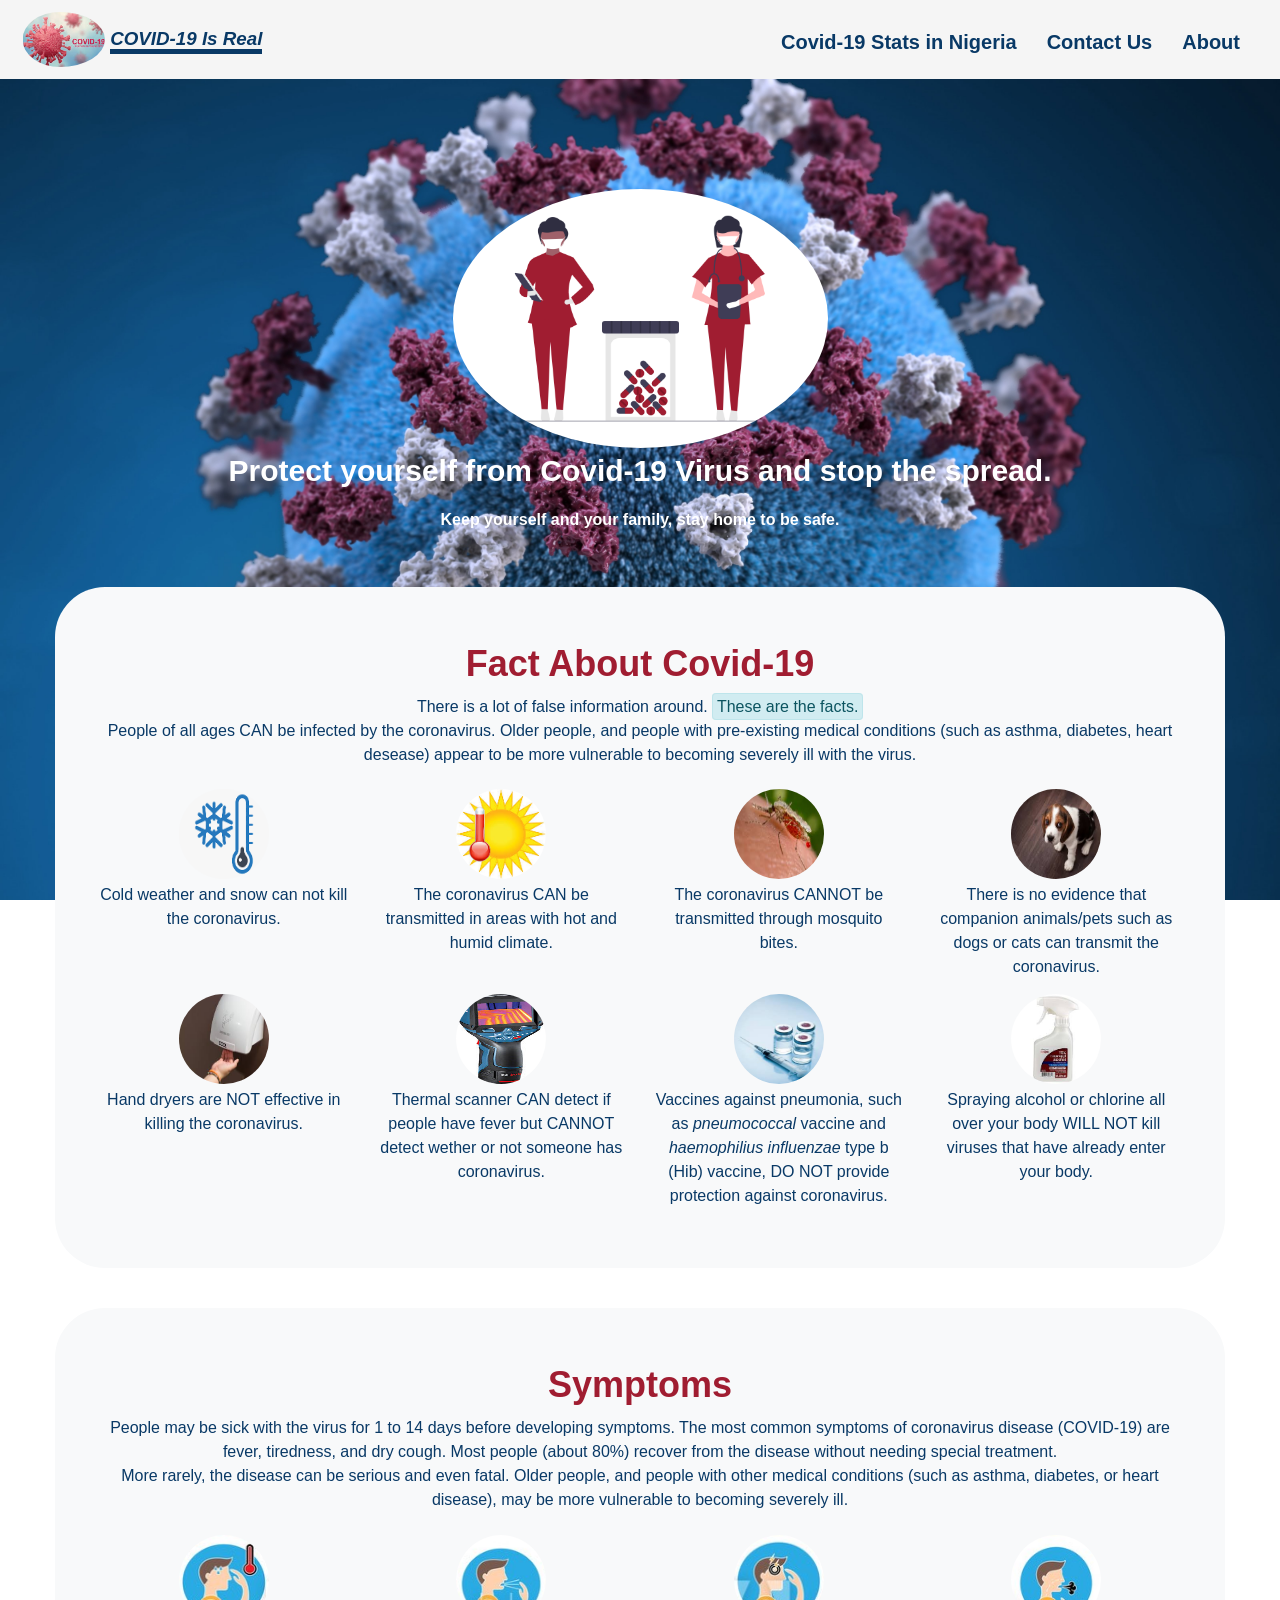
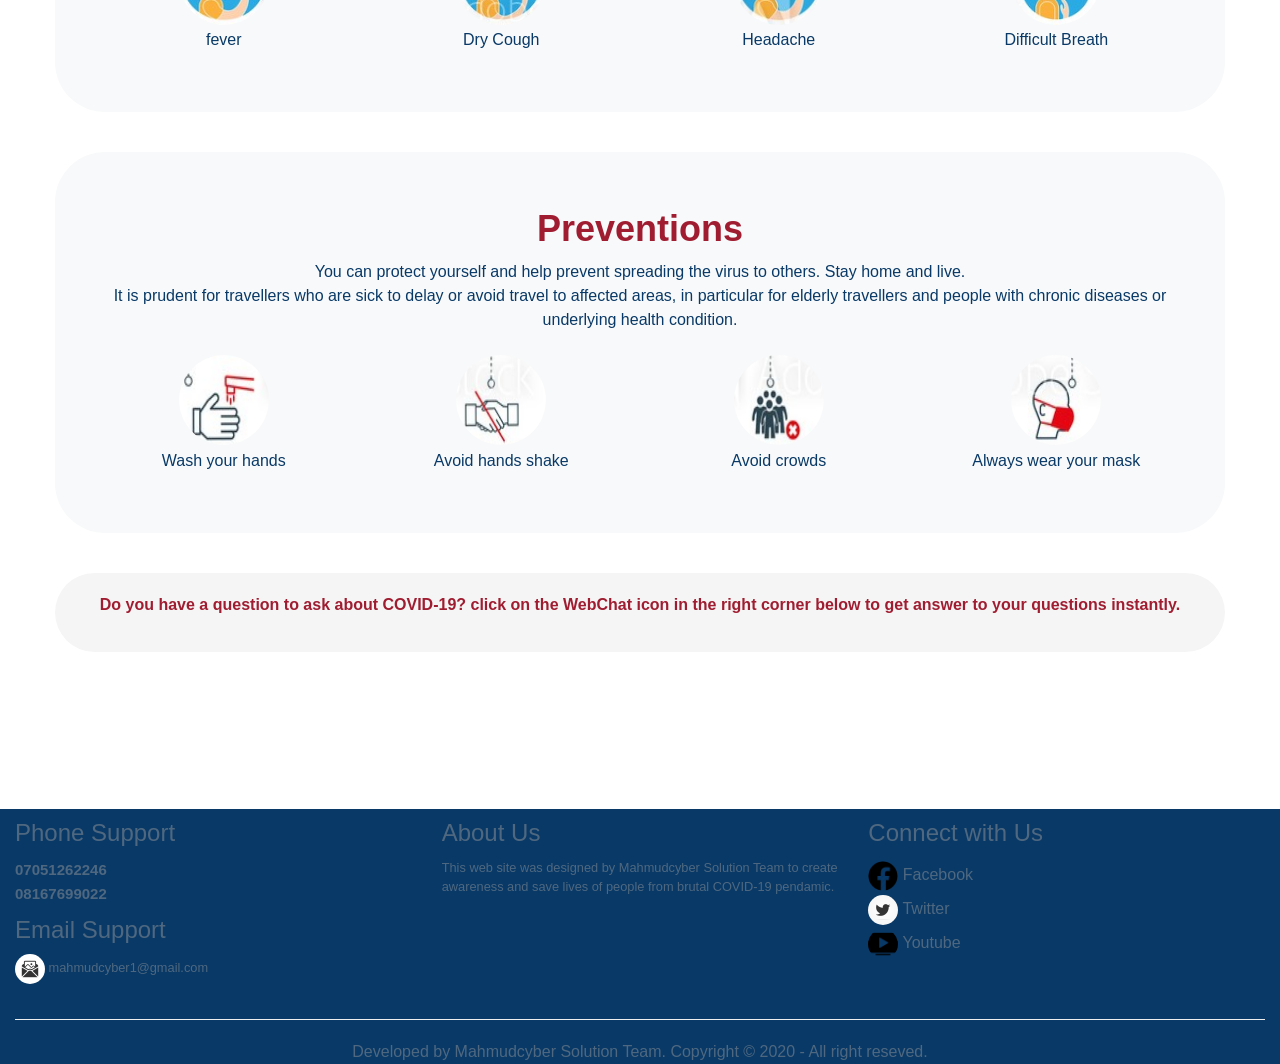
<file: index.html>
<!DOCTYPE html>
<html lang="en">
	<head>
	<!-- Google Tag Manager -->
<script>(function(w,d,s,l,i){w[l]=w[l]||[];w[l].push({'gtm.start':
new Date().getTime(),event:'gtm.js'});var f=d.getElementsByTagName(s)[0],
j=d.createElement(s),dl=l!='dataLayer'?'&l='+l:'';j.async=true;j.src=
'https://www.googletagmanager.com/gtm.js?id='+i+dl;f.parentNode.insertBefore(j,f);
})(window,document,'script','dataLayer','GTM-P5FBCM9');</script>
<!-- End Google Tag Manager --><title>covid-19</title>
		<meta charset="utf-8">
		<meta name="viewport" content="width=device-width, initial-scale=1.0">
		<meta name="application-name" content="covid-19">
		<meta name="author" content="mahmudcyber">
		<!--*****************links******************-->
		<link rel="stylesheet" type="text/css" href="vendor/bootstrap/css/bootstrap.min.css">
		<link rel="stylesheet" type="text/css" href="vendor/w3css.css">
		<link rel="stylesheet" type="text/css" href="vendor/fontawesome/css/all.css">
		<link rel="stylesheet" type="text/css" href="style.css">
		<link rel="icon" type="image/png" href="image/covid-19.jpg">
		
		<script type="application/javascript" src="vendor/bootstrap/js/bootstrap.min.js"></script>
		<script type="application/javascript" src="vendor/jquery.js"></script>
		<script type="application/javascript" src="vendor/fontawesome/js/all.js"></script>
	</head>
	<body>
		<!-- Google Tag Manager (noscript) -->
<noscript><iframe src="https://www.googletagmanager.com/ns.html?id=GTM-P5FBCM9"
height="0" width="0" style="display:none;visibility:hidden"></iframe></noscript>
<!-- End Google Tag Manager (noscript) -->
		<nav class="navbar navbar-expand-lg  fixed-top">
			<!--Navbar for lager screen like destop and laptop-->
			<div class="largerNav">
				<div class="navbar-brand">
					<img src="image/covid-19.jpg" class="img-fluid pl-2 rounded-circle" width="90px" height="90px">
					<strong class="title">COVID-19 Is Real</strong>
				</div>
				<div class="w3-hide-medium w3-hide-large bar float-right">
						<a class="" href="javascript:void(0)" onclick="myFunction()" title="Open Navigation Menu">
						<h6><i class="fa fa-bars"></i></h6></a>
				    </div>
				<ul class="nav navbar position float-right w3-hide-small">
					<li class="nav-item"><a href="https://covid19.ncdc.gov.ng/" class="nav-link">Covid-19 Stats in Nigeria</a></li>
					<li class="nav-item"><a href="contact_us.html" class="nav-link">Contact Us</a></li>
					<li class="nav-item"><a href="about_us.html" class="nav-link">About</a></li>
				</ul>
			</div>
			<!-- Navbar on small screens for phones -->
			 <div id="navDemo" class="w3-hide w3-hide-large w3-hide-medium">
				<ul class="nav navbar ">
					<li class="nav-item"><a href="https://covid19.ncdc.gov.ng/" class="nav-link">Covid-19 Stats in Nigeria</a></li>
				  <li class="nav-item"><a class="nav-link" href="contact_us.html">Contact Us</a></li>
				  <li class="nav-item"><a class="nav-link" href="about_us.html">About</a></li>
				</ul>
			 </div>
		</nav>
			
		<br>
		<br>
		<br>
		<br>
		<br>
		<br>
		
		
		<div class="container-fluid py-5 main">
			<div class="row">
				<div class="col-lg-2 col-md-2 col-sm-12 col-xl-12"></div>
				<div class="col-lg-8 col-md-8 col-sm-12 col-xl-12">
					
					<div class="text-center">
						<img src="image/medical_care_movn.png" class="img-fluid rounded-circle" width="30%" height="30%">
						
						<p class="strong"><b>Protect yourself from Covid-19 Virus and stop the spread.</b></p>
						<p class="light"><b>Keep yourself and your family, stay home to be safe.</b></p>
					</div>
				</div>
				<div class="col-lg-2 col-md-2 col-sm-12 col-xl-12"></div>
			</div>
			<section class="warning bg-light p-5">
				<div calss="container-fluid">
					<h1 class="warn text-center te">Fact About Covid-19</h1>
					<p class="note justify-content-center text-center">There is a lot of false information around. <span class="alert alert-info fact p-1">These are the facts.</span><br>People of all ages CAN be infected by the coronavirus. Older people, and people with pre-existing medical conditions (such as asthma, diabetes, heart desease) appear to be more vulnerable to becoming severely ill with the virus. </p>
					<div class="row mt-4">
						<div class="col-lg-3 col-md-3 col-sm-6 text-center ">
							<img src="image/cold%20weather.png" alt="cold weather" class="img-fluid">
							<p class=" cold_weather mt-1">Cold weather and snow can not kill the coronavirus.</p>

						</div>
						<div class="col-lg-3 col-md-3 col-sm-6 text-center ">
							<img src="image/hot%20weather.jpg" alt="hot weather" class="img-fluid">
							<p class=" hot_weather mt-1">The coronavirus CAN be transmitted in areas with hot and humid climate.</p>

						</div>
						<div class="col-lg-3 col-md-3 col-sm-6 text-center ">
							<img src="image/mosquito.jpg" alt="mosquito" class="img-fluid">
							<p class=" mosquito mt-1">The coronavirus CANNOT be transmitted through mosquito bites. </p>

						</div>
						<div class="col-lg-3 col-md-3 col-sm-6 text-center ">
							<img src="image/pet.jpg" alt="pet" class="img-fluid">
							<p class=" pet mt-1">There is no evidence that companion animals/pets such as dogs or cats can transmit the coronavirus.</p>

						</div>
						<div class="col-lg-3 col-md-3 col-sm-6 text-center ">
							<img src="image/hadnd%20dryer.jpg" alt="hand drayer" class="img-fluid">
							<p class=" hand_drayer mt-1">Hand dryers are NOT effective in killing the coronavirus.</p>

						</div>
						<div class="col-lg-3 col-md-3 col-sm-6 text-center ">
							<img src="image/thermal%20scanner.jpg" alt="thermal scanner" class="img-fluid">
							<p class=" thermal_scanner mt-1">Thermal scanner CAN detect if people have fever but CANNOT detect wether or not someone has coronavirus.</p>

						</div>
						<div class="col-lg-3 col-md-3 col-sm-6 text-center ">
							<img src="image/vaccine.jpg" alt="Vaccine" class="img-fluid">
						<p class=" Vaccine mt-1">Vaccines against pneumonia, such as <i>pneumococcal</i> vaccine and <i>haemophilius influenzae</i> type b (Hib) vaccine, DO NOT provide protection against coronavirus.</p>
						</div>	
						<div class="col-lg-3 col-md-3 col-sm-6 text-center ">
							<img src="image/alcohol%20spray.jpg" alt="Alcohol Sprayer" class="img-fluid">
						<p class=" sprayer mt-1">Spraying alcohol or chlorine all over your body WILL NOT kill viruses that have already enter your body.</p>

						</div>
					</div>
				</div>
			</section>
			<section class="symptoms bg-light p-5">
				<div calss="container-fluid">
					<h1 class="sympt text-center te">Symptoms</h1>
					<p class="note justify-content-center text-center">People may be sick with the virus for 1 to 14 days before developing symptoms. The most common symptoms of coronavirus disease (COVID-19) are fever, tiredness, and dry cough. Most people (about 80%) recover from the disease without needing special treatment.<br>
					More rarely, the disease can be serious and even fatal. Older people, and people with other medical conditions (such as asthma, diabetes, or heart disease), may be more vulnerable to becoming severely ill.</p>
					<div class="row mt-4">
						<div class="col-3 text-center">
							<img src="image/fever1.jpg" alt="fever" class="img-fluid">
							<p class="descript fever mt-1">fever</p>

						</div>
						<div class="col-3 text-center">
							<img src="image/cough.jpg" alt="cough" class="img-fluid">
							<p class="descript cough mt-1">Dry Cough</p>

						</div>
						<div class="col-3 text-center">
							<img src="image/headache.jpg" alt="headache" class="img-fluid">
							<p class="descript haedache mt-1">Headache</p>

						</div>
						<div class="col-3 text-center">
							<img src="image/difficuty_brathing.jpg" alt="Dificult breathing" class="img-fluid">
							<p class="descript breathing mt-1">Difficult Breath</p>

						</div>
					</div>
				</div>
			</section>
			<section class="preventions bg-light p-5">
				<div calss="container-fluid">
					<h1 class="prev text-center te">Preventions</h1>
					<p class="note justify-content-center text-center">You can protect yourself and help prevent spreading the virus to others. Stay home and live.<br>
					It is prudent for travellers who are sick to delay or avoid travel to affected areas, in particular for elderly travellers and people with chronic diseases or underlying health condition.</p>
					<div class="row mt-4">
						<div class="col-3 text-center">
							<img src="image/prev3.jpg" class="img-fluid" alt="wash hand">
							<p class="descript wash_hands mt-1">Wash your hands</p>

						</div>
						<div class="col-3 text-center">
							<img src="image/prev7.jpg" class="img-fluid" alt="no hand shake">
							<p class="descript hand_shake mt-1">Avoid hands shake</p>

						</div>
						<div class="col-3 text-center">
							<img src="image/prev5.jpg" class="img-fluid" alt="no crowd">
							<p class="descript crowd mt-1">Avoid crowds</p>

						</div>
						<div class="col-3 text-center">
							<img src="image/prev6.jpg" class="img-fluid" alt="wear mask">
							<p class="descript mask mt-1">Always wear your mask</p>

						</div>
					</div>
				</div>
				
			</section>
			<div class="getstart text-center ">
				<p class="webchat">Do you have a question to ask about COVID-19?  click on the WebChat icon in the right corner below to get answer to your questions instantly.</p>
					
			</div>
			<br>
			<br>
			<br>
			
		</div>
		<script type="text/javascript">
  
// Used to toggle the menu on small screens when clicking on the menu button
function myFunction() {
    var x = document.getElementById("navDemo");
    if (x.className.indexOf("w3-show") === -1) {
        x.className += " w3-show";
  	}
  	else { 
        x.className = x.className.replace(" w3-show", "");
    }
    }

</script>
<script src="https://web-chat.global.assistant.watson.appdomain.cloud/loadWatsonAssistantChat.js"></script>
<script>
  window.loadWatsonAssistantChat({
    integrationID: "d3c09bea-567d-409d-943b-591b006edcd7", // The ID of this integration.
    region: "eu-gb" // The region your integration is hosted in.
  }).then(function(instance){
    instance.render();
  });
</script>
	</body>
	<footer>
		<div class="container-fluid">
			<div class="row">
				<div class="col-4">
					<h3>Phone Support</h3>					<strong class="w3-medium"><a 			href="tel+ 07051262246" 			class=" w3-hover-					none">07051262246</a><br><a 			href="tel+ 08167699022" 			class=" w3-hover-					none">08167699022</a>			</strong>
					<h3>Email Support</h3>
					<p class="email small"><img src="image/gmail.jpg" class="img-fluid" alt="gmail"> mahmudcyber1@gmail.com</p>
				</div>
				<div class="col-4">
					<h3>About Us</h3>					<p class="about small">This web site was designed by Mahmudcyber Solution Team  to create awareness and save lives of people from brutal COVID-19 pendamic.</p>				
				</div>
				<div class="col-4">
					<h3>Connect with Us</h3>
					<ul class="list-unstyled">
						<li class="media py-1 "><a href="https://www.facebook.com/Mahmudcyber1"><img src="image/facebook.png"class="img-fluid" alt="facebook" > Facebook</a></li>
						<li class="media" ><a href="https://www.twitter.com/mahmudcyber"><img src="image/twitter.jpg"class="img-fluid" alt="twitter"> Twitter</a></li>
						<li class="media py-1 "><a href="https://www.youtube.com/mahmucyber"><img src="image/youtube.png"class="img-fluid" alt="youtube"> Youtube</a></li>
					</ul>				
				</div>
			</div>
			<div class="">
				<hr>
			<p class="text-center mb-0">Developed by Mahmudcyber Solution Team. Copyright &copy; 2020 - All right reseved.</p>
			</div>
		</div>
	</footer>
</html>
</file>
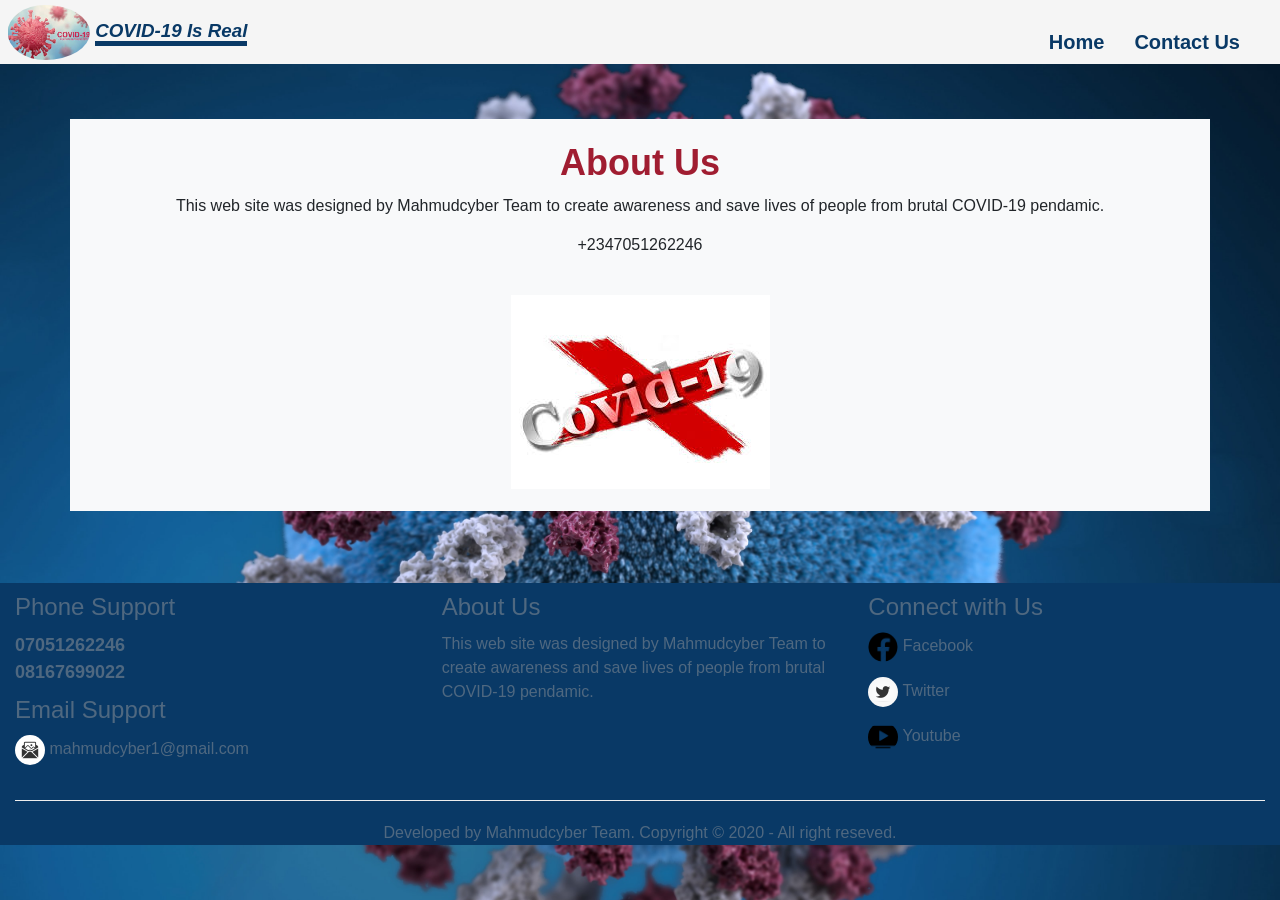
<file: about_us.html>
<!DOCTYPE html>
<html lang="en">
	<head>
		<title>covid-19</title>
		<meta charset="utf-8">
		<meta name="viewport" content="width=device-width, initial-scale=1.0">
		<meta name="application-name" content="covid-19">
		<meta name="author" content="mahmudcyber">
		<meta name="description" content="statistics of covid-19, fact, symptoms and prevention of covid-19">
		
		<!--*****************links******************-->
		<link rel="stylesheet" type="text/css" href="vendor/bootstrap/css/bootstrap.min.css">
		<link rel="stylesheet" type="text/css" href="vendor/w3css.css">
		<link rel="stylesheet" type="text/css" href="vendor/fontawesome/css/all.css">
		<link rel="stylesheet" type="text/css" href="style.css">
		<link rel="icon" type="image/png" href="image/covid-19.jpg">
		
		<script type="application/javascript" src="vendor/bootstrap/js/bootstrap.min.js"></script>
		<script type="application/javascript" src="vendor/jquery.js"></script>
		<script type="application/javascript" src="vendor/fontawesome/js/all.js"></script>
	</head>
	<body>
		<nav class="nav navbar-expand-lg navbar-light fixed-top">
			<div class="lagerNav">
				<div class="navbar-brand">
				<img src="image/covid-19.jpg" class="img-fluid pl-2 rounded-circle" width="90px" height="90px">
				<strong>COVID-19 Is Real</strong>
				</div>
				<div class="w3-hide-medium w3-hide-large bar float-right">
					<a class="" href="javascript:void(0)" onclick="myFunction()" title="Open Navigation Menu">
					<h6><i class="fa fa-bars"></i></h6></a>
				</div>		
				<ul class="nav navbar position float-right w3-hide-small">
					<li class="nav-item"><a href="index.html" class="nav-link">Home</a></li>
					<li class="nav-item"><a href="contact_us.html" class="nav-link">Contact Us</a></li>
				</ul>
			</div>
		<!-- Navbar on small screens for phones -->
			 <div id="navDemo" class="w3-hide w3-hide-large w3-hide-medium">
				<ul class="nav navbar ">
				  <li class="nav-item"><a href="index.html" class="nav-link">Home</a></li>
				<li class="nav-item"><a href="contact_us.html" class="nav-link">Contact Us</a></li>
				</ul>
			 </div>
		</nav>
		<br>
		<br>
		<br>
		<br>
		<div class="container mt-4 bg-light text-center">
			<h1 class="abouts pt-4 ">About Us</h1>
			<p class="">This web site was designed by Mahmudcyber Team  to create awareness and save lives of people from brutal COVID-19 pendamic.</p>
			<p tel="+2347051262246" class="tel">+2347051262246</p>
			<div class="py-4">
				<img src="image/images.jpg" class="img-fluid">
			</div>
		</div>
		<br>
		<br>
		<br>
		
		
		<script type="text/javascript">
  
// Used to toggle the menu on small screens when clicking on the menu button
function myFunction() {
    var x = document.getElementById("navDemo");
    if (x.className.indexOf("w3-show") == -1) {
        x.className += " w3-show";
  	}
  	else { 
        x.className = x.className.replace(" w3-show", "");
    }
    }

</script>
	</body>
	<footer>
		<div class="container-fluid">
			<div class="row">
				<div class="col-4">
					<h3>Phone Support</h3>					<strong class="w3-large"><a 			href="tel+ 07051262246" 			class=" tel">07051262246</a><br><a 			href="tel+ 08167699022" 			class=" tel">08167699022</a>			</strong>
					<h3>Email Support</h3>
					<p class="email"><img src="image/gmail.jpg" class="img-fluid" alt="gmail"> mahmudcyber1@gmail.com</p>
				</div>
				<div class="col-4">
					<h3>About Us</h3>					<p class="about">This web site was designed by Mahmudcyber Team  to create awareness and save lives of people from brutal COVID-19 pendamic.</p>				
				</div>
				
				<div class="col-4">
					<h3>Connect with Us</h3>
					<ul class="list-unstyled">
						<li class="media"><a href="https://www.facebook.com/Adamu Mahmud"><img src="image/facebook.png"class="img-fluid" alt="facebook" > Facebook</a></li>
						<li class="media my-3"><a href="https://www.twitter.com/mahmudcyber"><img src="image/twitter.jpg"class="img-fluid" alt="twitter"> Twitter</a></li>
						<li class="media"><a href="https://www.youtube.com/mahmucyber"><img src="image/youtube.png"class="img-fluid" alt="youtube"> Youtube</a></li>
					</ul>				
				</div>
			</div>
			<div class="">
				<hr>
			<p class="text-center mb-0">Developed by Mahmudcyber Team. Copyright &copy; 2020 - All right reseved.</p>
			</div>
		</div>
	</footer>
</html>
</file>
<file: style.css>
*{
	margin: 0;
	padding: 0;
	box-sizing: border-box;
}
a:hover{
	text-decoration: none;
}
body{
	font-size: 16px;
	
	font-family: sans-serif;
	background:white;
	background-image: url(image/img1.jpg);
	background-attachment: fixed;
	background-size: cover;
}
nav{
	background-color: whitesmoke;
	position: relative;
}
.navbar-brand strong{
	color: #093966;
	font-style: italic;
	border-bottom: 5px solid #093966;
}
.nav-item a{
	font-size: 20px;
	font-weight: bold;
	color: #093966;
}
.nav-link:hover{
	border-bottom: 5px solid #A01D31;
}
.bar{
	position: absolute;
	top: 20px;
	right: 40px;
}
.bar a:hover{
	color: #A01D31;
}
.main{
	
	color: white
	
}

.strong{
	font-weight: bold;
	font-size: 30px;
	
	
}
.sympt, .prev,.cont, .abouts, .warn{
	font-weight: 900;
	color: #A01D31;
}


.symptoms, .preventions, .warning{
	margin: 40px;
	color: #093966;
	border-radius: 50px;
	
}
.symptoms img, .preventions img, .warning img{
	width: 90px;
	height: 90px;
	border-radius: 100%;
}

.getstart{
	padding: 20px;
	font-weight: bolder;
	color: #A01D31;
	background-color: whitesmoke;
	margin: 40px;
	border-radius: 50px;
}

@media screen and (max-width: 480px) {
   .descript, footer, .tel, .fact{
		font-size: 10px;
	}
	.sympt, .prev,.cont, .abouts, .warn{
	font-weight: bold;
		font-size: 18px;
		
	}
}
	
	
}
@media screen and (max-width: 768px) {
    .nav-item a, .title{
		font-size: 16px;
	
	}
	.fact{
		font-size: 12px;
	}
	
	
}
@media screen and (max-width: 669px) {
    .nav-item a, .title{
		font-size: 14px;
	
	}	
}
@media screen and (min-width: 480px) {
    .position{
		position: absolute;
		top: 12px;
		right: 10px;
	}	
}

/******************Contact Us*****************/
.form{
	background-color: #093966;
	color: white;	
}
.form button, .form button:hover{
	
	background-color: white;
	color: #093966; 
	font-weight: bold;	
}
textarea {
    width: 100%;
    height: 150px;
    box-sizing: border-box;
    border: 2px solid #ccc;
    border-radius: 5px;
    background-color: #f8f8f8;
    font-size: 16px;
    resize: none;
}
.contac_us{
	color: #093966;
}
footer{
	background-color: #093966;
	color: #4f6880;	
}
a img, .email img{
	width: 30px;
	height: 30px;
	border-radius: 100px;
}
.media a:hover, .tel:hover{
	color: #A01D31;
}
</file>
<file: vendor/w3css.css>
/* W3.CSS 4.13 June 2019 by Jan Egil and Borge Refsnes */
html{box-sizing:border-box}*,*:before,*:after{box-sizing:inherit}
/* Extract from normalize.css by Nicolas Gallagher and Jonathan Neal git.io/normalize */
html{-ms-text-size-adjust:100%;-webkit-text-size-adjust:100%}body{margin:0}
article,aside,details,figcaption,figure,footer,header,main,menu,nav,section{display:block}summary{display:list-item}
audio,canvas,progress,video{display:inline-block}progress{vertical-align:baseline}
audio:not([controls]){display:none;height:0}[hidden],template{display:none}
a{background-color:transparent}a:active,a:hover{outline-width:0}
abbr[title]{border-bottom:none;text-decoration:underline;text-decoration:underline dotted}
b,strong{font-weight:bolder}dfn{font-style:italic}mark{background:#ff0;color:#000}
small{font-size:80%}sub,sup{font-size:75%;line-height:0;position:relative;vertical-align:baseline}
sub{bottom:-0.25em}sup{top:-0.5em}figure{margin:1em 40px}img{border-style:none}
code,kbd,pre,samp{font-family:monospace,monospace;font-size:1em}hr{box-sizing:content-box;height:0;overflow:visible}
button,input,select,textarea,optgroup{font:inherit;margin:0}optgroup{font-weight:bold}
button,input{overflow:visible}button,select{text-transform:none}
button,[type=button],[type=reset],[type=submit]{-webkit-appearance:button}
button::-moz-focus-inner,[type=button]::-moz-focus-inner,[type=reset]::-moz-focus-inner,[type=submit]::-moz-focus-inner{border-style:none;padding:0}
button:-moz-focusring,[type=button]:-moz-focusring,[type=reset]:-moz-focusring,[type=submit]:-moz-focusring{outline:1px dotted ButtonText}
fieldset{border:1px solid #c0c0c0;margin:0 2px;padding:.35em .625em .75em}
legend{color:inherit;display:table;max-width:100%;padding:0;white-space:normal}textarea{overflow:auto}
[type=checkbox],[type=radio]{padding:0}
[type=number]::-webkit-inner-spin-button,[type=number]::-webkit-outer-spin-button{height:auto}
[type=search]{-webkit-appearance:textfield;outline-offset:-2px}
[type=search]::-webkit-search-decoration{-webkit-appearance:none}
::-webkit-file-upload-button{-webkit-appearance:button;font:inherit}
/* End extract */
html,body{font-family:Verdana,sans-serif;font-size:15px;line-height:1.5}html{overflow-x:hidden}
h1{font-size:36px}h2{font-size:30px}h3{font-size:24px}h4{font-size:20px}h5{font-size:18px}h6{font-size:16px}.w3-serif{font-family:serif}
h1,h2,h3,h4,h5,h6{font-family:"Segoe UI",Arial,sans-serif;font-weight:400;margin:10px 0}.w3-wide{letter-spacing:4px}
hr{border:0;border-top:1px solid #eee;margin:20px 0}
.w3-image{max-width:100%;height:auto}img{vertical-align:middle}a{color:inherit}
.w3-table,.w3-table-all{border-collapse:collapse;border-spacing:0;width:100%;display:table}.w3-table-all{border:1px solid #ccc}
.w3-bordered tr,.w3-table-all tr{border-bottom:1px solid #ddd}.w3-striped tbody tr:nth-child(even){background-color:#f1f1f1}
.w3-table-all tr:nth-child(odd){background-color:#fff}.w3-table-all tr:nth-child(even){background-color:#f1f1f1}
.w3-hoverable tbody tr:hover,.w3-ul.w3-hoverable li:hover{background-color:#ccc}.w3-centered tr th,.w3-centered tr td{text-align:center}
.w3-table td,.w3-table th,.w3-table-all td,.w3-table-all th{padding:8px 8px;display:table-cell;text-align:left;vertical-align:top}
.w3-table th:first-child,.w3-table td:first-child,.w3-table-all th:first-child,.w3-table-all td:first-child{padding-left:16px}
.w3-btn,.w3-button{border:none;display:inline-block;padding:8px 16px;vertical-align:middle;overflow:hidden;text-decoration:none;color:inherit;background-color:inherit;text-align:center;cursor:pointer;white-space:nowrap}
.w3-btn:hover{box-shadow:0 8px 16px 0 rgba(0,0,0,0.2),0 6px 20px 0 rgba(0,0,0,0.19)}
.w3-btn,.w3-button{-webkit-touch-callout:none;-webkit-user-select:none;-khtml-user-select:none;-moz-user-select:none;-ms-user-select:none;user-select:none}
.w3-disabled,.w3-btn:disabled,.w3-button:disabled{cursor:not-allowed;opacity:0.3}.w3-disabled *,:disabled *{pointer-events:none}
.w3-btn.w3-disabled:hover,.w3-btn:disabled:hover{box-shadow:none}
.w3-badge,.w3-tag{background-color:#000;color:#fff;display:inline-block;padding-left:8px;padding-right:8px;text-align:center}.w3-badge{border-radius:50%}
.w3-ul{list-style-type:none;padding:0;margin:0}.w3-ul li{padding:8px 16px;border-bottom:1px solid #ddd}.w3-ul li:last-child{border-bottom:none}
.w3-tooltip,.w3-display-container{position:relative}.w3-tooltip .w3-text{display:none}.w3-tooltip:hover .w3-text{display:inline-block}
.w3-ripple:active{opacity:0.5}.w3-ripple{transition:opacity 0s}
.w3-input{padding:8px;display:block;border:none;border-bottom:1px solid #ccc;width:100%}
.w3-select{padding:9px 0;width:100%;border:none;border-bottom:1px solid #ccc}
.w3-dropdown-click,.w3-dropdown-hover{position:relative;display:inline-block;cursor:pointer}
.w3-dropdown-hover:hover .w3-dropdown-content{display:block}
.w3-dropdown-hover:first-child,.w3-dropdown-click:hover{background-color:#ccc;color:#000}
.w3-dropdown-hover:hover > .w3-button:first-child,.w3-dropdown-click:hover > .w3-button:first-child{background-color:#ccc;color:#000}
.w3-dropdown-content{cursor:auto;color:#000;background-color:#fff;display:none;position:absolute;min-width:160px;margin:0;padding:0;z-index:1}
.w3-check,.w3-radio{width:24px;height:24px;position:relative;top:6px}
.w3-sidebar{height:100%;width:200px;background-color:#fff;position:fixed!important;z-index:1;overflow:auto}
.w3-bar-block .w3-dropdown-hover,.w3-bar-block .w3-dropdown-click{width:100%}
.w3-bar-block .w3-dropdown-hover .w3-dropdown-content,.w3-bar-block .w3-dropdown-click .w3-dropdown-content{min-width:100%}
.w3-bar-block .w3-dropdown-hover .w3-button,.w3-bar-block .w3-dropdown-click .w3-button{width:100%;text-align:left;padding:8px 16px}
.w3-main,#main{transition:margin-left .4s}
.w3-modal{z-index:3;display:none;padding-top:100px;position:fixed;left:0;top:0;width:100%;height:100%;overflow:auto;background-color:rgb(0,0,0);background-color:rgba(0,0,0,0.4)}
.w3-modal-content{margin:auto;background-color:#fff;position:relative;padding:0;outline:0;width:600px}
.w3-bar{width:100%;overflow:hidden}.w3-center .w3-bar{display:inline-block;width:auto}
.w3-bar .w3-bar-item{padding:8px 16px;float:left;width:auto;border:none;display:block;outline:0}
.w3-bar .w3-dropdown-hover,.w3-bar .w3-dropdown-click{position:static;float:left}
.w3-bar .w3-button{white-space:normal}
.w3-bar-block .w3-bar-item{width:100%;display:block;padding:8px 16px;text-align:left;border:none;white-space:normal;float:none;outline:0}
.w3-bar-block.w3-center .w3-bar-item{text-align:center}.w3-block{display:block;width:100%}
.w3-responsive{display:block;overflow-x:auto}
.w3-container:after,.w3-container:before,.w3-panel:after,.w3-panel:before,.w3-row:after,.w3-row:before,.w3-row-padding:after,.w3-row-padding:before,
.w3-cell-row:before,.w3-cell-row:after,.w3-clear:after,.w3-clear:before,.w3-bar:before,.w3-bar:after{content:"";display:table;clear:both}
.w3-col,.w3-half,.w3-third,.w3-twothird,.w3-threequarter,.w3-quarter{float:left;width:100%}
.w3-col.s1{width:8.33333%}.w3-col.s2{width:16.66666%}.w3-col.s3{width:24.99999%}.w3-col.s4{width:33.33333%}
.w3-col.s5{width:41.66666%}.w3-col.s6{width:49.99999%}.w3-col.s7{width:58.33333%}.w3-col.s8{width:66.66666%}
.w3-col.s9{width:74.99999%}.w3-col.s10{width:83.33333%}.w3-col.s11{width:91.66666%}.w3-col.s12{width:99.99999%}
@media (min-width:601px){.w3-col.m1{width:8.33333%}.w3-col.m2{width:16.66666%}.w3-col.m3,.w3-quarter{width:24.99999%}.w3-col.m4,.w3-third{width:33.33333%}
.w3-col.m5{width:41.66666%}.w3-col.m6,.w3-half{width:49.99999%}.w3-col.m7{width:58.33333%}.w3-col.m8,.w3-twothird{width:66.66666%}
.w3-col.m9,.w3-threequarter{width:74.99999%}.w3-col.m10{width:83.33333%}.w3-col.m11{width:91.66666%}.w3-col.m12{width:99.99999%}}
@media (min-width:993px){.w3-col.l1{width:8.33333%}.w3-col.l2{width:16.66666%}.w3-col.l3{width:24.99999%}.w3-col.l4{width:33.33333%}
.w3-col.l5{width:41.66666%}.w3-col.l6{width:49.99999%}.w3-col.l7{width:58.33333%}.w3-col.l8{width:66.66666%}
.w3-col.l9{width:74.99999%}.w3-col.l10{width:83.33333%}.w3-col.l11{width:91.66666%}.w3-col.l12{width:99.99999%}}
.w3-rest{overflow:hidden}.w3-stretch{margin-left:-16px;margin-right:-16px}
.w3-content,.w3-auto{margin-left:auto;margin-right:auto}.w3-content{max-width:980px}.w3-auto{max-width:1140px}
.w3-cell-row{display:table;width:100%}.w3-cell{display:table-cell}
.w3-cell-top{vertical-align:top}.w3-cell-middle{vertical-align:middle}.w3-cell-bottom{vertical-align:bottom}
.w3-hide{display:none!important}.w3-show-block,.w3-show{display:block!important}.w3-show-inline-block{display:inline-block!important}
@media (max-width:1205px){.w3-auto{max-width:95%}}
@media (max-width:600px){.w3-modal-content{margin:0 10px;width:auto!important}.w3-modal{padding-top:30px}
.w3-dropdown-hover.w3-mobile .w3-dropdown-content,.w3-dropdown-click.w3-mobile .w3-dropdown-content{position:relative}
.w3-hide-small{display:none!important}.w3-mobile{display:block;width:100%!important}.w3-bar-item.w3-mobile,.w3-dropdown-hover.w3-mobile,.w3-dropdown-click.w3-mobile{text-align:center}
.w3-dropdown-hover.w3-mobile,.w3-dropdown-hover.w3-mobile .w3-btn,.w3-dropdown-hover.w3-mobile .w3-button,.w3-dropdown-click.w3-mobile,.w3-dropdown-click.w3-mobile .w3-btn,.w3-dropdown-click.w3-mobile .w3-button{width:100%}}
@media (max-width:768px){.w3-modal-content{width:500px}.w3-modal{padding-top:50px}}
@media (min-width:993px){.w3-modal-content{width:900px}.w3-hide-large{display:none!important}.w3-sidebar.w3-collapse{display:block!important}}
@media (max-width:992px) and (min-width:601px){.w3-hide-medium{display:none!important}}
@media (max-width:992px){.w3-sidebar.w3-collapse{display:none}.w3-main{margin-left:0!important;margin-right:0!important}.w3-auto{max-width:100%}}
.w3-top,.w3-bottom{position:fixed;width:100%;z-index:1}.w3-top{top:0}.w3-bottom{bottom:0}
.w3-overlay{position:fixed;display:none;width:100%;height:100%;top:0;left:0;right:0;bottom:0;background-color:rgba(0,0,0,0.5);z-index:2}
.w3-display-topleft{position:absolute;left:0;top:0}.w3-display-topright{position:absolute;right:0;top:0}
.w3-display-bottomleft{position:absolute;left:0;bottom:0}.w3-display-bottomright{position:absolute;right:0;bottom:0}
.w3-display-middle{position:absolute;top:50%;left:50%;transform:translate(-50%,-50%);-ms-transform:translate(-50%,-50%)}
.w3-display-left{position:absolute;top:50%;left:0%;transform:translate(0%,-50%);-ms-transform:translate(-0%,-50%)}
.w3-display-right{position:absolute;top:50%;right:0%;transform:translate(0%,-50%);-ms-transform:translate(0%,-50%)}
.w3-display-topmiddle{position:absolute;left:50%;top:0;transform:translate(-50%,0%);-ms-transform:translate(-50%,0%)}
.w3-display-bottommiddle{position:absolute;left:50%;bottom:0;transform:translate(-50%,0%);-ms-transform:translate(-50%,0%)}
.w3-display-container:hover .w3-display-hover{display:block}.w3-display-container:hover span.w3-display-hover{display:inline-block}.w3-display-hover{display:none}
.w3-display-position{position:absolute}
.w3-circle{border-radius:50%}
.w3-round-small{border-radius:2px}.w3-round,.w3-round-medium{border-radius:4px}.w3-round-large{border-radius:8px}.w3-round-xlarge{border-radius:16px}.w3-round-xxlarge{border-radius:32px}
.w3-row-padding,.w3-row-padding>.w3-half,.w3-row-padding>.w3-third,.w3-row-padding>.w3-twothird,.w3-row-padding>.w3-threequarter,.w3-row-padding>.w3-quarter,.w3-row-padding>.w3-col{padding:0 8px}
.w3-container,.w3-panel{padding:0.01em 16px}.w3-panel{margin-top:16px;margin-bottom:16px}
.w3-code,.w3-codespan{font-family:Consolas,"courier new";font-size:16px}
.w3-code{width:auto;background-color:#fff;padding:8px 12px;border-left:4px solid #4CAF50;word-wrap:break-word}
.w3-codespan{color:crimson;background-color:#f1f1f1;padding-left:4px;padding-right:4px;font-size:110%}
.w3-card,.w3-card-2{box-shadow:0 2px 5px 0 rgba(0,0,0,0.16),0 2px 10px 0 rgba(0,0,0,0.12)}
.w3-card-4,.w3-hover-shadow:hover{box-shadow:0 4px 10px 0 rgba(0,0,0,0.2),0 4px 20px 0 rgba(0,0,0,0.19)}
.w3-spin{animation:w3-spin 2s infinite linear}@keyframes w3-spin{0%{transform:rotate(0deg)}100%{transform:rotate(359deg)}}
.w3-animate-fading{animation:fading 10s infinite}@keyframes fading{0%{opacity:0}50%{opacity:1}100%{opacity:0}}
.w3-animate-opacity{animation:opac 0.8s}@keyframes opac{from{opacity:0} to{opacity:1}}
.w3-animate-top{position:relative;animation:animatetop 0.4s}@keyframes animatetop{from{top:-300px;opacity:0} to{top:0;opacity:1}}
.w3-animate-left{position:relative;animation:animateleft 0.4s}@keyframes animateleft{from{left:-300px;opacity:0} to{left:0;opacity:1}}
.w3-animate-right{position:relative;animation:animateright 0.4s}@keyframes animateright{from{right:-300px;opacity:0} to{right:0;opacity:1}}
.w3-animate-bottom{position:relative;animation:animatebottom 0.4s}@keyframes animatebottom{from{bottom:-300px;opacity:0} to{bottom:0;opacity:1}}
.w3-animate-zoom {animation:animatezoom 0.6s}@keyframes animatezoom{from{transform:scale(0)} to{transform:scale(1)}}
.w3-animate-input{transition:width 0.4s ease-in-out}.w3-animate-input:focus{width:100%!important}
.w3-opacity,.w3-hover-opacity:hover{opacity:0.60}.w3-opacity-off,.w3-hover-opacity-off:hover{opacity:1}
.w3-opacity-max{opacity:0.25}.w3-opacity-min{opacity:0.75}
.w3-greyscale-max,.w3-grayscale-max,.w3-hover-greyscale:hover,.w3-hover-grayscale:hover{filter:grayscale(100%)}
.w3-greyscale,.w3-grayscale{filter:grayscale(75%)}.w3-greyscale-min,.w3-grayscale-min{filter:grayscale(50%)}
.w3-sepia{filter:sepia(75%)}.w3-sepia-max,.w3-hover-sepia:hover{filter:sepia(100%)}.w3-sepia-min{filter:sepia(50%)}
.w3-tiny{font-size:10px!important}.w3-small{font-size:12px!important}.w3-medium{font-size:15px!important}.w3-large{font-size:18px!important}
.w3-xlarge{font-size:24px!important}.w3-xxlarge{font-size:36px!important}.w3-xxxlarge{font-size:48px!important}.w3-jumbo{font-size:64px!important}
.w3-left-align{text-align:left!important}.w3-right-align{text-align:right!important}.w3-justify{text-align:justify!important}.w3-center{text-align:center!important}
.w3-border-0{border:0!important}.w3-border{border:1px solid #ccc!important}
.w3-border-top{border-top:1px solid #ccc!important}.w3-border-bottom{border-bottom:1px solid #ccc!important}
.w3-border-left{border-left:1px solid #ccc!important}.w3-border-right{border-right:1px solid #ccc!important}
.w3-topbar{border-top:6px solid #ccc!important}.w3-bottombar{border-bottom:6px solid #ccc!important}
.w3-leftbar{border-left:6px solid #ccc!important}.w3-rightbar{border-right:6px solid #ccc!important}
.w3-section,.w3-code{margin-top:16px!important;margin-bottom:16px!important}
.w3-margin{margin:16px!important}.w3-margin-top{margin-top:16px!important}.w3-margin-bottom{margin-bottom:16px!important}
.w3-margin-left{margin-left:16px!important}.w3-margin-right{margin-right:16px!important}
.w3-padding-small{padding:4px 8px!important}.w3-padding{padding:8px 16px!important}.w3-padding-large{padding:12px 24px!important}
.w3-padding-16{padding-top:16px!important;padding-bottom:16px!important}.w3-padding-24{padding-top:24px!important;padding-bottom:24px!important}
.w3-padding-32{padding-top:32px!important;padding-bottom:32px!important}.w3-padding-48{padding-top:48px!important;padding-bottom:48px!important}
.w3-padding-64{padding-top:64px!important;padding-bottom:64px!important}
.w3-left{float:left!important}.w3-right{float:right!important}
.w3-button:hover{color:#000!important;background-color:#ccc!important}
.w3-transparent,.w3-hover-none:hover{background-color:transparent!important}
.w3-hover-none:hover{box-shadow:none!important}
/* Colors */
.w3-amber,.w3-hover-amber:hover{color:#000!important;background-color:#ffc107!important}
.w3-aqua,.w3-hover-aqua:hover{color:#000!important;background-color:#00ffff!important}
.w3-blue,.w3-hover-blue:hover{color:#fff!important;background-color:#2196F3!important}
.w3-light-blue,.w3-hover-light-blue:hover{color:#000!important;background-color:#87CEEB!important}
.w3-brown,.w3-hover-brown:hover{color:#fff!important;background-color:#795548!important}
.w3-cyan,.w3-hover-cyan:hover{color:#000!important;background-color:#00bcd4!important}
.w3-blue-grey,.w3-hover-blue-grey:hover,.w3-blue-gray,.w3-hover-blue-gray:hover{color:#fff!important;background-color:#607d8b!important}
.w3-green,.w3-hover-green:hover{color:#fff!important;background-color:#4CAF50!important}
.w3-light-green,.w3-hover-light-green:hover{color:#000!important;background-color:#8bc34a!important}
.w3-indigo,.w3-hover-indigo:hover{color:#fff!important;background-color:#3f51b5!important}
.w3-khaki,.w3-hover-khaki:hover{color:#000!important;background-color:#f0e68c!important}
.w3-lime,.w3-hover-lime:hover{color:#000!important;background-color:#cddc39!important}
.w3-orange,.w3-hover-orange:hover{color:#000!important;background-color:#ff9800!important}
.w3-deep-orange,.w3-hover-deep-orange:hover{color:#fff!important;background-color:#ff5722!important}
.w3-pink,.w3-hover-pink:hover{color:#fff!important;background-color:#e91e63!important}
.w3-purple,.w3-hover-purple:hover{color:#fff!important;background-color:#9c27b0!important}
.w3-deep-purple,.w3-hover-deep-purple:hover{color:#fff!important;background-color:#673ab7!important}
.w3-red,.w3-hover-red:hover{color:#fff!important;background-color:#f44336!important}
.w3-sand,.w3-hover-sand:hover{color:#000!important;background-color:#fdf5e6!important}
.w3-teal,.w3-hover-teal:hover{color:#fff!important;background-color:#009688!important}
.w3-yellow,.w3-hover-yellow:hover{color:#000!important;background-color:#ffeb3b!important}
.w3-white,.w3-hover-white:hover{color:#000!important;background-color:#fff!important}
.w3-black,.w3-hover-black:hover{color:#fff!important;background-color:#000!important}
.w3-grey,.w3-hover-grey:hover,.w3-gray,.w3-hover-gray:hover{color:#000!important;background-color:#9e9e9e!important}
.w3-light-grey,.w3-hover-light-grey:hover,.w3-light-gray,.w3-hover-light-gray:hover{color:#000!important;background-color:#f1f1f1!important}
.w3-dark-grey,.w3-hover-dark-grey:hover,.w3-dark-gray,.w3-hover-dark-gray:hover{color:#fff!important;background-color:#616161!important}
.w3-pale-red,.w3-hover-pale-red:hover{color:#000!important;background-color:#ffdddd!important}
.w3-pale-green,.w3-hover-pale-green:hover{color:#000!important;background-color:#ddffdd!important}
.w3-pale-yellow,.w3-hover-pale-yellow:hover{color:#000!important;background-color:#ffffcc!important}
.w3-pale-blue,.w3-hover-pale-blue:hover{color:#000!important;background-color:#ddffff!important}
.w3-text-amber,.w3-hover-text-amber:hover{color:#ffc107!important}
.w3-text-aqua,.w3-hover-text-aqua:hover{color:#00ffff!important}
.w3-text-blue,.w3-hover-text-blue:hover{color:#2196F3!important}
.w3-text-light-blue,.w3-hover-text-light-blue:hover{color:#87CEEB!important}
.w3-text-brown,.w3-hover-text-brown:hover{color:#795548!important}
.w3-text-cyan,.w3-hover-text-cyan:hover{color:#00bcd4!important}
.w3-text-blue-grey,.w3-hover-text-blue-grey:hover,.w3-text-blue-gray,.w3-hover-text-blue-gray:hover{color:#607d8b!important}
.w3-text-green,.w3-hover-text-green:hover{color:#4CAF50!important}
.w3-text-light-green,.w3-hover-text-light-green:hover{color:#8bc34a!important}
.w3-text-indigo,.w3-hover-text-indigo:hover{color:#3f51b5!important}
.w3-text-khaki,.w3-hover-text-khaki:hover{color:#b4aa50!important}
.w3-text-lime,.w3-hover-text-lime:hover{color:#cddc39!important}
.w3-text-orange,.w3-hover-text-orange:hover{color:#ff9800!important}
.w3-text-deep-orange,.w3-hover-text-deep-orange:hover{color:#ff5722!important}
.w3-text-pink,.w3-hover-text-pink:hover{color:#e91e63!important}
.w3-text-purple,.w3-hover-text-purple:hover{color:#9c27b0!important}
.w3-text-deep-purple,.w3-hover-text-deep-purple:hover{color:#673ab7!important}
.w3-text-red,.w3-hover-text-red:hover{color:#f44336!important}
.w3-text-sand,.w3-hover-text-sand:hover{color:#fdf5e6!important}
.w3-text-teal,.w3-hover-text-teal:hover{color:#009688!important}
.w3-text-yellow,.w3-hover-text-yellow:hover{color:#d2be0e!important}
.w3-text-white,.w3-hover-text-white:hover{color:#fff!important}
.w3-text-black,.w3-hover-text-black:hover{color:#000!important}
.w3-text-grey,.w3-hover-text-grey:hover,.w3-text-gray,.w3-hover-text-gray:hover{color:#757575!important}
.w3-text-light-grey,.w3-hover-text-light-grey:hover,.w3-text-light-gray,.w3-hover-text-light-gray:hover{color:#f1f1f1!important}
.w3-text-dark-grey,.w3-hover-text-dark-grey:hover,.w3-text-dark-gray,.w3-hover-text-dark-gray:hover{color:#3a3a3a!important}
.w3-border-amber,.w3-hover-border-amber:hover{border-color:#ffc107!important}
.w3-border-aqua,.w3-hover-border-aqua:hover{border-color:#00ffff!important}
.w3-border-blue,.w3-hover-border-blue:hover{border-color:#2196F3!important}
.w3-border-light-blue,.w3-hover-border-light-blue:hover{border-color:#87CEEB!important}
.w3-border-brown,.w3-hover-border-brown:hover{border-color:#795548!important}
.w3-border-cyan,.w3-hover-border-cyan:hover{border-color:#00bcd4!important}
.w3-border-blue-grey,.w3-hover-border-blue-grey:hover,.w3-border-blue-gray,.w3-hover-border-blue-gray:hover{border-color:#607d8b!important}
.w3-border-green,.w3-hover-border-green:hover{border-color:#4CAF50!important}
.w3-border-light-green,.w3-hover-border-light-green:hover{border-color:#8bc34a!important}
.w3-border-indigo,.w3-hover-border-indigo:hover{border-color:#3f51b5!important}
.w3-border-khaki,.w3-hover-border-khaki:hover{border-color:#f0e68c!important}
.w3-border-lime,.w3-hover-border-lime:hover{border-color:#cddc39!important}
.w3-border-orange,.w3-hover-border-orange:hover{border-color:#ff9800!important}
.w3-border-deep-orange,.w3-hover-border-deep-orange:hover{border-color:#ff5722!important}
.w3-border-pink,.w3-hover-border-pink:hover{border-color:#e91e63!important}
.w3-border-purple,.w3-hover-border-purple:hover{border-color:#9c27b0!important}
.w3-border-deep-purple,.w3-hover-border-deep-purple:hover{border-color:#673ab7!important}
.w3-border-red,.w3-hover-border-red:hover{border-color:#f44336!important}
.w3-border-sand,.w3-hover-border-sand:hover{border-color:#fdf5e6!important}
.w3-border-teal,.w3-hover-border-teal:hover{border-color:#009688!important}
.w3-border-yellow,.w3-hover-border-yellow:hover{border-color:#ffeb3b!important}
.w3-border-white,.w3-hover-border-white:hover{border-color:#fff!important}
.w3-border-black,.w3-hover-border-black:hover{border-color:#000!important}
.w3-border-grey,.w3-hover-border-grey:hover,.w3-border-gray,.w3-hover-border-gray:hover{border-color:#9e9e9e!important}
.w3-border-light-grey,.w3-hover-border-light-grey:hover,.w3-border-light-gray,.w3-hover-border-light-gray:hover{border-color:#f1f1f1!important}
.w3-border-dark-grey,.w3-hover-border-dark-grey:hover,.w3-border-dark-gray,.w3-hover-border-dark-gray:hover{border-color:#616161!important}
.w3-border-pale-red,.w3-hover-border-pale-red:hover{border-color:#ffe7e7!important}.w3-border-pale-green,.w3-hover-border-pale-green:hover{border-color:#e7ffe7!important}
.w3-border-pale-yellow,.w3-hover-border-pale-yellow:hover{border-color:#ffffcc!important}.w3-border-pale-blue,.w3-hover-border-pale-blue:hover{border-color:#e7ffff!important}
</file>
